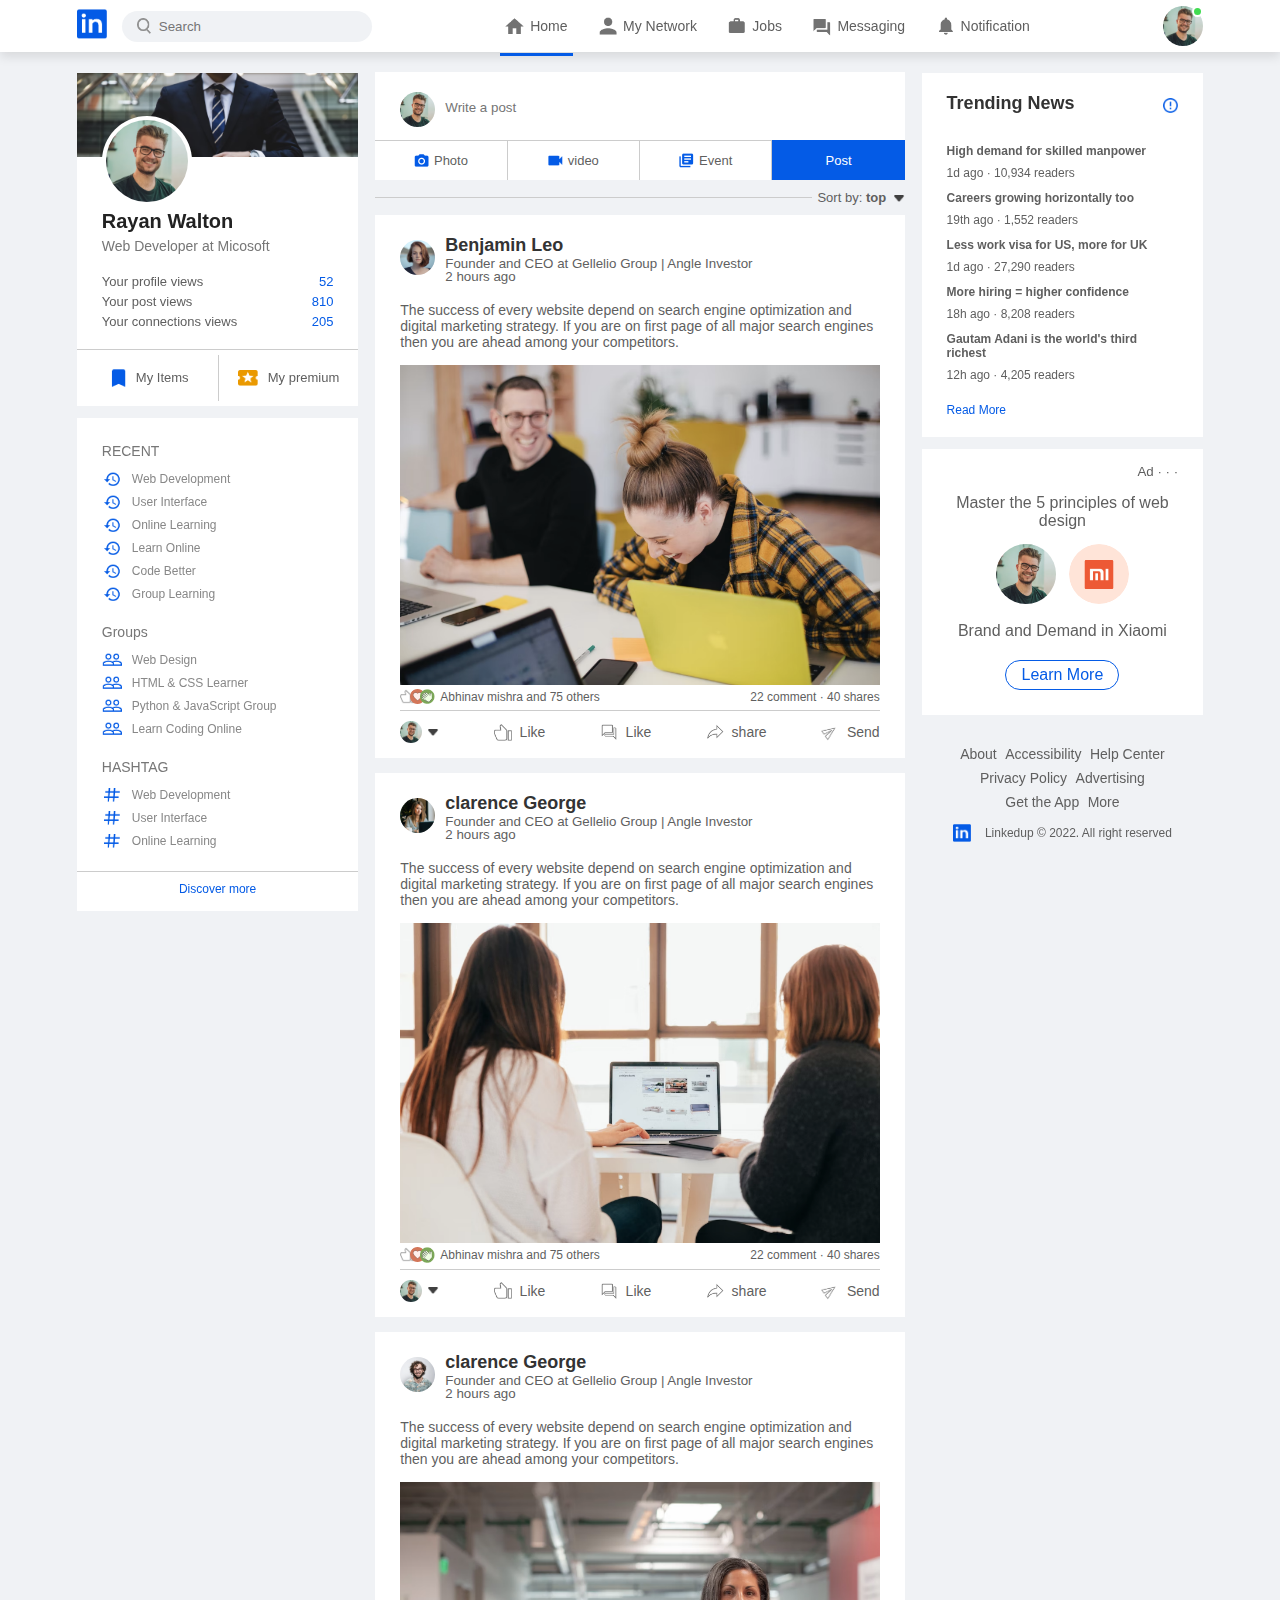
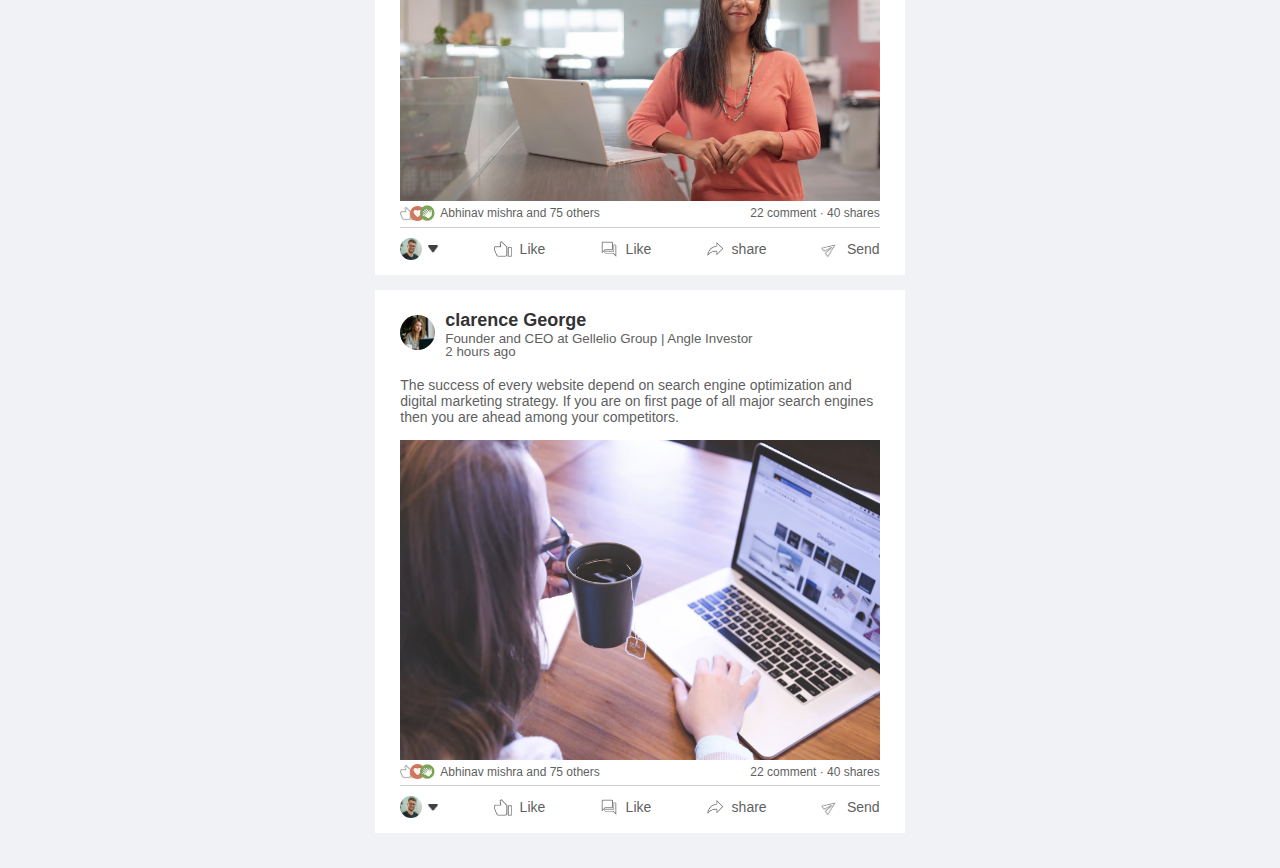
<file: index.html>
<!DOCTYPE html>
<html lang="en">
<head>
    <meta charset="UTF-8">
    <meta name="viewport" content="width=device-width, initial-scale=1.0">
    <title>Social Media Website like linkedin</title>
    <link rel="stylesheet" href="style.css">
</head>
<body>
    <header>
        <nav class="navbar">
            <div class="navbar-left">
                <a href="index.html" class="logo"><img src="images/images/logo.png" alt=""></a>

                <div class="search-box">
                    <img src="images/images/search.png">
                    <input type="text" placeholder="Search">
                </div>
            </div>
            <div class="navbar-center">
                <ul>
                    <li><a href="#" class="active-link"><img src="images/images/home.png" alt="Home"> <span>Home</span></a></li>
                    <li><a href="#"><img src="images/images/network.png" alt="Home"> <span>My Network</span></a></li>
                    <li><a href="#"><img src="images/images/jobs.png" alt="Home"> <span>Jobs</span></a></li>
                    <li><a href="#"><img src="images/images/message.png" alt="Home"> <span>Messaging</span></a></li>
                    <li><a href="#"><img src="images/images/notification.png" alt="Home"> <span>Notification</span></a></li>
                </ul>
            </div>
            <div class="navbar-right">
                <div class="online">
                    <img src="images/images/user-1.png" alt="" class="nav-profile-img" onclick="toggleMenu()">
                </div>
            </div>
            <!--------------------Profile drop down menu---------------------->
            <div class="profile-menu-wrap" id="profileMenu">
                <div class="profile-menu">
                    <div class="user-info">
                        <img src="images/images/user-1.png">
                        <div>
                            <h3>Rayan Walton</h3>
                            <a href="profile.html">See your profile</a>
                        </div>
                    </div>
                    <hr>
                    <a href="#" class="profile-menu-link">
                        <img src="images/images/feedback.png">
                        <p>Give Feedback</p>
                        <span>></span>
                    </a>
                    <a href="#" class="profile-menu-link">
                        <img src="images/images/setting.png">
                        <p>Setting & Privacy</p>
                        <span>></span>
                    </a>
                    <a href="#" class="profile-menu-link">
                        <img src="images/images/help.png">
                        <p>Help & Support</p>
                        <span>></span>
                    </a>
                    <a href="#" class="profile-menu-link">
                        <img src="images/images/display.png">
                        <p>Display & Accessibility</p>
                        <span>></span>
                    </a>
                    <a href="#" class="profile-menu-link">
                        <img src="images/images/logout.png">
                        <p>Log Out</p>
                        <span>></span>
                    </a>
                </div>
            </div>
        </nav>

    </header>
    <!---------------------------Navbar closed--------------------------->
    <div class="container">
        <!-----------------------left sidebar---------------------->
        <div class="left-sidebar">
            <div class="sidebar-profile-box">
                <img src="images/images/cover-pic.png" width="100%">
                <div class="sidebar-profile-info">
                    <img src="images/images/user-1.png" alt="">
                    <h1>Rayan Walton</h1>
                    <h3>Web Developer at Micosoft</h3>
                    <ul>
                        <li>Your profile views <span>52</span></li>
                        <li>Your post views <span>810</span></li>
                        <li>Your connections views <span>205</span></li>
                    </ul>
                </div>
                <div class="sidebar-profile-link">
                    <a href="#"><img src="images/images/items.png">My Items</a>
                    <a href="#"><img src="images/images/premium.png">My premium</a>
                </div>
            </div>
            <div class="sidebar-activity" id="sidebarActivity">
                <h3>RECENT</h3>
                <a href="#"><img src="images/images/recent.png">Web Development</a>
                <a href="#"><img src="images/images/recent.png">User Interface</a>
                <a href="#"><img src="images/images/recent.png">Online Learning</a>
                <a href="#"><img src="images/images/recent.png">Learn Online</a>
                <a href="#"><img src="images/images/recent.png">Code Better</a>
                <a href="#"><img src="images/images/recent.png">Group Learning</a>
                <h3>Groups</h3>
                <a href="#"><img src="images/images/group.png" alt="">Web Design</a>
                <a href="#"><img src="images/images/group.png" alt="">HTML & CSS Learner</a>
                <a href="#"><img src="images/images/group.png" alt="">Python & JavaScript Group</a>
                <a href="#"><img src="images/images/group.png" alt="">Learn Coding Online</a>
                <h3>HASHTAG</h3>
                <a href="#"><img src="images/images/hashtag.png" alt="">Web Development</a>
                <a href="#"><img src="images/images/hashtag.png" alt="">User Interface</a>
                <a href="#"><img src="images/images/hashtag.png" alt="">Online Learning</a>
                <div class="discover-more-link">
                    <a href="#">Discover more</a>
                </div>
            </div>
            <p id="show-more-link" onclick="toggleActivity()">Show more <b>+</b></p>
        </div>
        <!-----------------------Main content---------------------->
        <div class="main-content">
            <div class="create-post">
                <div class="create-post-input">
                    <img src="images/images/user-1.png" alt="">
                    <textarea rows="2" placeholder="Write a post"></textarea>
                </div>
                <div class="create-post-links">
                    <li><img src="images/images/photo.png">Photo</li>
                    <li><img src="images/images/video.png">video</li>
                    <li><img src="images/images/event.png">Event</li>
                    <li>Post</li>
                </div>
            </div>
            <div class="sort-by">
                <hr>
                <p>Sort by: <span>top <img src="images/images/down-arrow.png"></span></p>
            </div>
            <div class="post">
                <div class="post-author">
                    <img src="images/images/user-3.png">
                    <div>
                        <h1>Benjamin Leo</h1>
                        <small>Founder and CEO at Gellelio Group | Angle Investor</small>
                        <small>2 hours ago</small>
                    </div>
                </div>
                <p>The success of every website depend on search engine optimization and digital marketing strategy. If you are on first page of all major search engines then you are ahead among your competitors.</p>
                <img src="images/images/post-image-1.png" width="100%">
                <div class="post-states">
                    <div>
                        <img src="images/images/thumbsup.png">
                        <img src="images/images/love.png">
                        <img src="images/images/clap.png">
                        <span class="liked-user">Abhinav mishra and 75 others</span>
                    </div>
                    <div>
                        <span>22 comment &middot; 40 shares</span>
                    </div>
                </div>
                <div class="post-activity">
                    <div>
                        <img src="images/images/user-1.png" class="post-activity-user-icon">
                        <img src="images/images/down-arrow.png" class="post-activity-arrow-icon">
                    </div>
                
                    <div class="post-activity-link">
                        <img src="images/images/like.png">
                        <span>Like</span>
                    </div>
                    <div class="post-activity-link">
                        <img src="images/images/comment.png">
                        <span>Like</span>
                    </div>
                    <div class="post-activity-link">
                        <img src="images/images/share.png">
                        <span>share</span>
                    </div>
                    <div class="post-activity-link">
                        <img src="images/images/send.png">
                        <span>Send</span>
                    </div>
                </div>

            </div>
            <div class="post">
                <div class="post-author">
                    <img src="images/images/user-4.png">
                    <div>
                        <h1>clarence George</h1>
                        <small>Founder and CEO at Gellelio Group | Angle Investor</small>
                        <small>2 hours ago</small>
                    </div>
                </div>
                <p>The success of every website depend on search engine optimization and digital marketing strategy. If you are on first page of all major search engines then you are ahead among your competitors.</p>
                <img src="images/images/post-image-2.png" width="100%">
                <div class="post-states">
                    <div>
                        <img src="images/images/thumbsup.png">
                        <img src="images/images/love.png">
                        <img src="images/images/clap.png">
                        <span class="liked-user">Abhinav mishra and 75 others</span>
                    </div>
                    <div>
                        <span>22 comment &middot; 40 shares</span>
                    </div>
                </div>
                <div class="post-activity">
                    <div>
                        <img src="images/images/user-1.png" class="post-activity-user-icon">
                        <img src="images/images/down-arrow.png" class="post-activity-arrow-icon">
                    </div>
                
                    <div class="post-activity-link">
                        <img src="images/images/like.png">
                        <span>Like</span>
                    </div>
                    <div class="post-activity-link">
                        <img src="images/images/comment.png">
                        <span>Like</span>
                    </div>
                    <div class="post-activity-link">
                        <img src="images/images/share.png">
                        <span>share</span>
                    </div>
                    <div class="post-activity-link">
                        <img src="images/images/send.png">
                        <span>Send</span>
                    </div>
                </div>

            </div>
            <div class="post">
                <div class="post-author">
                    <img src="images/images/user-2.png">
                    <div>
                        <h1>clarence George</h1>
                        <small>Founder and CEO at Gellelio Group | Angle Investor</small>
                        <small>2 hours ago</small>
                    </div>
                </div>
                <p>The success of every website depend on search engine optimization and digital marketing strategy. If you are on first page of all major search engines then you are ahead among your competitors.</p>
                <img src="images/images/post-image-3.png" width="100%">
                <div class="post-states">
                    <div>
                        <img src="images/images/thumbsup.png">
                        <img src="images/images/love.png">
                        <img src="images/images/clap.png">
                        <span class="liked-user">Abhinav mishra and 75 others</span>
                    </div>
                    <div>
                        <span>22 comment &middot; 40 shares</span>
                    </div>
                </div>
                <div class="post-activity">
                    <div>
                        <img src="images/images/user-1.png" class="post-activity-user-icon">
                        <img src="images/images/down-arrow.png" class="post-activity-arrow-icon">
                    </div>
                
                    <div class="post-activity-link">
                        <img src="images/images/like.png">
                        <span>Like</span>
                    </div>
                    <div class="post-activity-link">
                        <img src="images/images/comment.png">
                        <span>Like</span>
                    </div>
                    <div class="post-activity-link">
                        <img src="images/images/share.png">
                        <span>share</span>
                    </div>
                    <div class="post-activity-link">
                        <img src="images/images/send.png">
                        <span>Send</span>
                    </div>
                </div>

            </div>
            <div class="post">
                <div class="post-author">
                    <img src="images/images/user-4.png">
                    <div>
                        <h1>clarence George</h1>
                        <small>Founder and CEO at Gellelio Group | Angle Investor</small>
                        <small>2 hours ago</small>
                    </div>
                </div>
                <p>The success of every website depend on search engine optimization and digital marketing strategy. If you are on first page of all major search engines then you are ahead among your competitors.</p>
                <img src="images/images/post-image-4.png" width="100%">
                <div class="post-states">
                    <div>
                        <img src="images/images/thumbsup.png">
                        <img src="images/images/love.png">
                        <img src="images/images/clap.png">
                        <span class="liked-user">Abhinav mishra and 75 others</span>
                    </div>
                    <div>
                        <span>22 comment &middot; 40 shares</span>
                    </div>
                </div>
                <div class="post-activity">
                    <div>
                        <img src="images/images/user-1.png" class="post-activity-user-icon">
                        <img src="images/images/down-arrow.png" class="post-activity-arrow-icon">
                    </div>
                
                    <div class="post-activity-link">
                        <img src="images/images/like.png">
                        <span>Like</span>
                    </div>
                    <div class="post-activity-link">
                        <img src="images/images/comment.png">
                        <span>Like</span>
                    </div>
                    <div class="post-activity-link">
                        <img src="images/images/share.png">
                        <span>share</span>
                    </div>
                    <div class="post-activity-link">
                        <img src="images/images/send.png">
                        <span>Send</span>
                    </div>
                </div>

            </div>
        </div>



        <!-----------------------right sidebar---------------------->
        <div class="right-sidebar">
            <div class="sidebar-news">
                <img src="images/images/more.png" class="info-icon">
                <h3>Trending News</h3>
                <a href="#">High demand for skilled manpower</a>
                <span>1d ago &middot; 10,934 readers</span>

                <a href="#">Careers growing horizontally too</a>
                <span>19th ago &middot; 1,552 readers</span>

                <a href="#">Less work visa for US, more for UK</a>
                <span>1d ago &middot; 27,290 readers</span>

                <a href="#">More hiring = higher confidence</a>
                <span>18h ago &middot; 8,208 readers</span>

                <a href="#">Gautam Adani is the world's third richest</a>
                <span>12h ago &middot; 4,205 readers</span>
                <a href="#" class="read-more-link">Read More</a>
            </div>


            <div class="sidebar-ad">
                <small>Ad  &middot; &middot; &middot;</small>
                <p>Master the 5 principles of web design</p>
                <div>
                    <img src="images/images/user-1.png" >
                    <img src="images/images/mi-logo.png" >
                </div>
                <b>Brand and Demand in Xiaomi</b>
                <a href="#" class="ad-link">Learn More</a>
            </div>

            <div class="sidebar-useful-links">
                <a href="#">About</a>
                <a href="#">Accessibility</a>
                <a href="#">Help Center</a>
                <a href="#">Privacy Policy</a>
                <a href="#">Advertising</a>
                <a href="#">Get the App</a>
                <a href="#">More</a>

                <div class="copyright-msg">
                    <img src="images/images/logo.png">
                    <p>Linkedup &#169; 2022. All right reserved</p>
                </div>
            </div>
        </div>
    </div>



    <script>

        let profileMenu = document.getElementById("profileMenu");
        function toggleMenu(){
            
            profileMenu.classList.toggle("open-menu");

        }

    </script>
    <script>
        let sidebarActivity = document.getElementById("sidebarActivity");
        let moreLink = document.getElementById("show-more-link");

        function toggleActivity(){
            sidebarActivity.classList.toggle("open-activity");
            if(sidebarActivity.classList.contains("open-activity")){
                moreLink.innerHTML = "Show less <b>-<b>";
            }else{
                moreLink.innerHTML = "Show more <b>+<b>";
            }
        }

    </script>
</body>
</html>
</file>
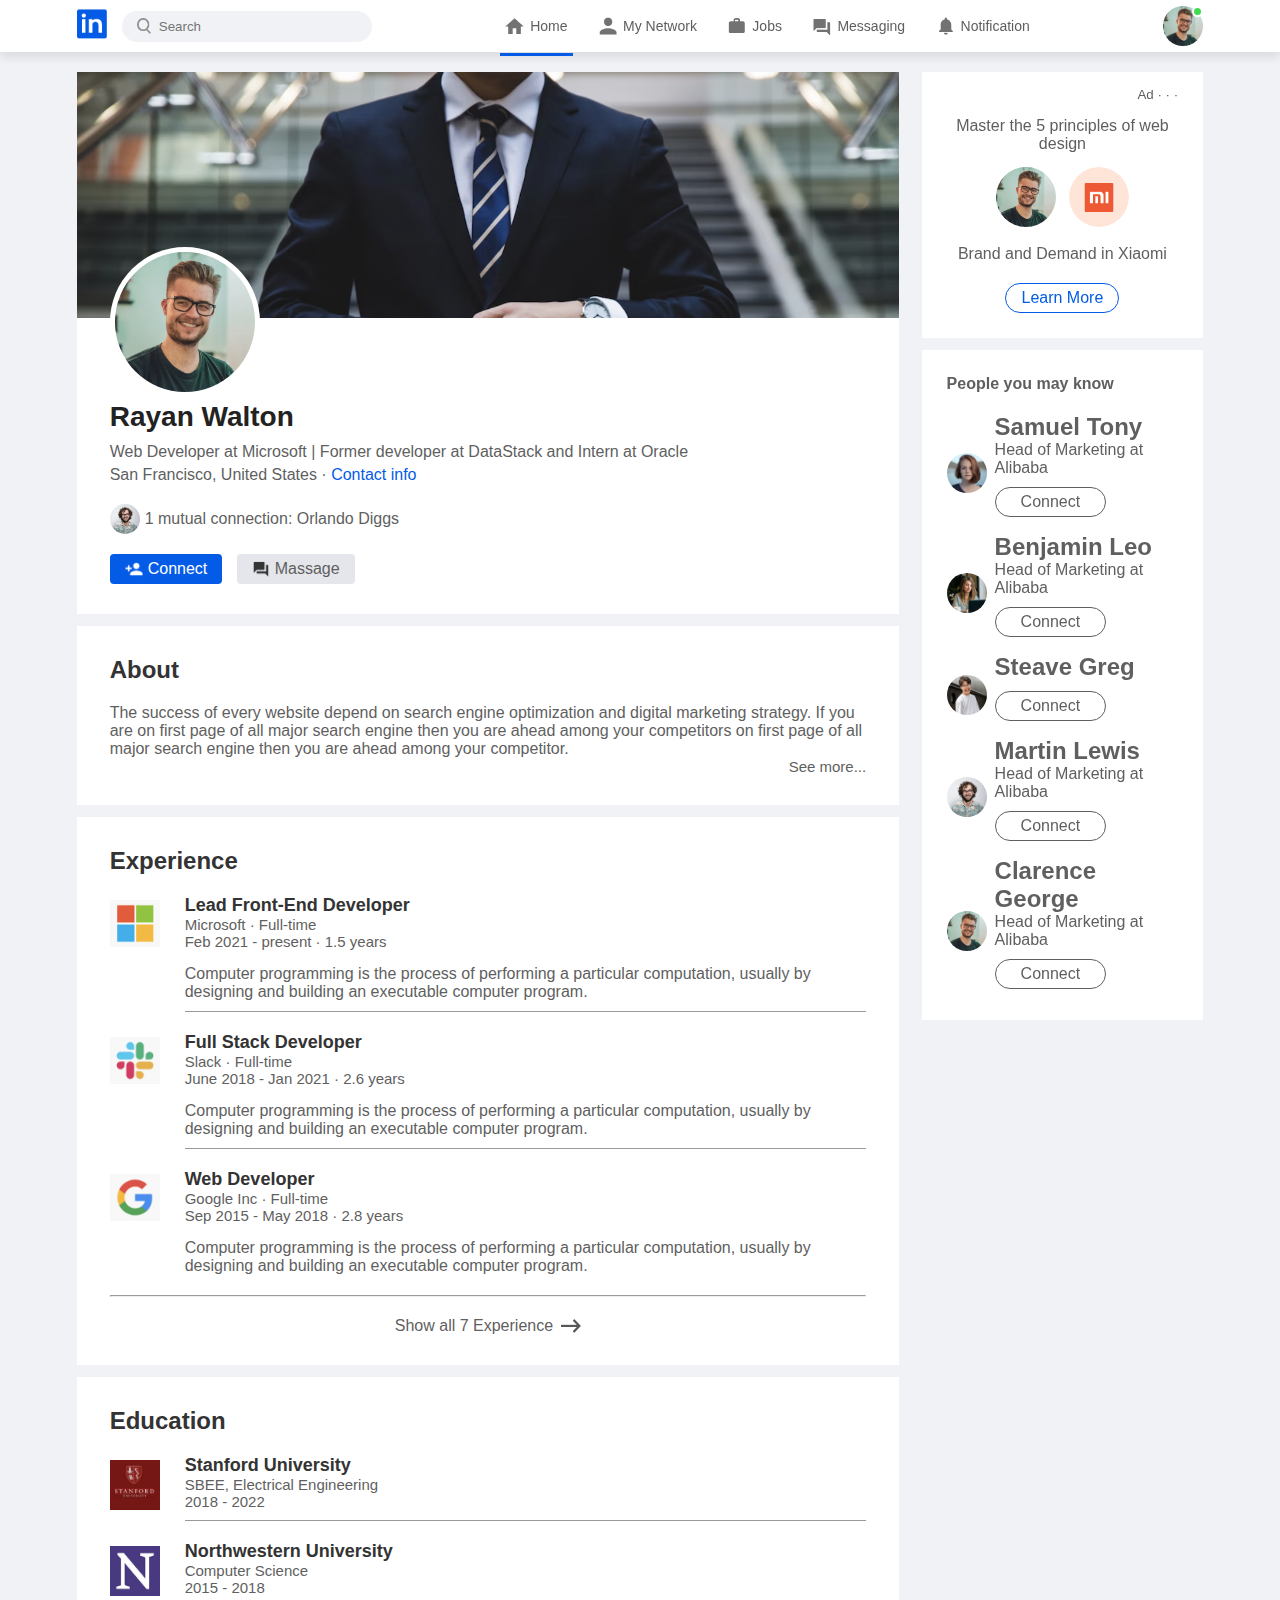
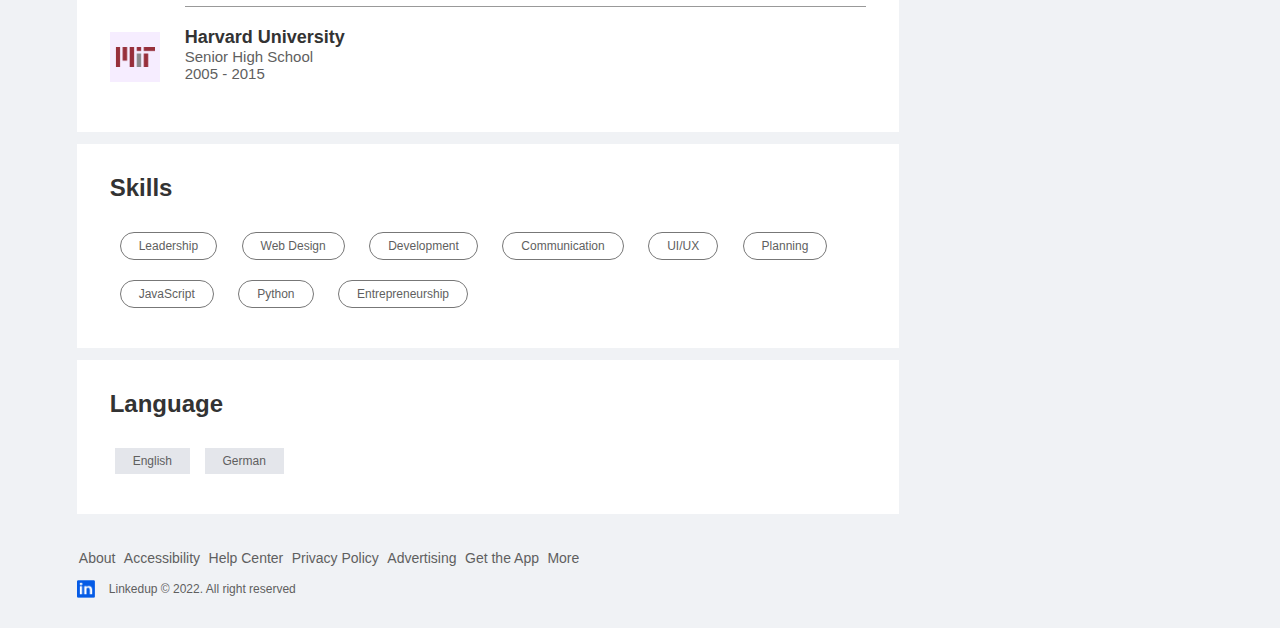
<file: profile.html>
<!DOCTYPE html>
<html lang="en">
<head>
    <meta charset="UTF-8">
    <meta name="viewport" content="width=device-width, initial-scale=1.0">
    <title>Social Media Website like linkedin</title>
    <link rel="stylesheet" href="style.css">
</head>
<body>
    <header>
        <nav class="navbar">
            <div class="navbar-left">
                <a href="index.html" class="logo"><img src="images/images/logo.png" alt=""></a>

                <div class="search-box">
                    <img src="images/images/search.png">
                    <input type="text" placeholder="Search">
                </div>
            </div>
            <div class="navbar-center">
                <ul>
                    <li><a href="#" class="active-link"><img src="images/images/home.png" alt="Home"> <span>Home</span></a></li>
                    <li><a href="#"><img src="images/images/network.png" alt="Home"> <span>My Network</span></a></li>
                    <li><a href="#"><img src="images/images/jobs.png" alt="Home"> <span>Jobs</span></a></li>
                    <li><a href="#"><img src="images/images/message.png" alt="Home"> <span>Messaging</span></a></li>
                    <li><a href="#"><img src="images/images/notification.png" alt="Home"> <span>Notification</span></a></li>
                </ul>
            </div>
            <div class="navbar-right">
                <div class="online">
                    <img src="images/images/user-1.png" alt="" class="nav-profile-img" onclick="toggleMenu()">
                </div>
            </div>
            <!--------------------Profile drop down menu---------------------->
            <div class="profile-menu-wrap" id="profileMenu">
                <div class="profile-menu">
                    <div class="user-info">
                        <img src="images/images/user-1.png">
                        <div>
                            <h3>Rayan Walton</h3>
                            <a href="profile.html">See your profile</a>
                        </div>
                    </div>
                    <hr>
                    <a href="#" class="profile-menu-link">
                        <img src="images/images/feedback.png">
                        <p>Give Feedback</p>
                        <span>></span>
                    </a>
                    <a href="#" class="profile-menu-link">
                        <img src="images/images/setting.png">
                        <p>Setting & Privacy</p>
                        <span>></span>
                    </a>
                    <a href="#" class="profile-menu-link">
                        <img src="images/images/help.png">
                        <p>Help & Support</p>
                        <span>></span>
                    </a>
                    <a href="#" class="profile-menu-link">
                        <img src="images/images/display.png">
                        <p>Display & Accessibility</p>
                        <span>></span>
                    </a>
                    <a href="#" class="profile-menu-link">
                        <img src="images/images/logout.png">
                        <p>Log Out</p>
                        <span>></span>
                    </a>
                </div>
            </div>
        </nav>

    </header>
    <!---------------------------Navbar closed--------------------------->
    <div class="container">
        <div class="profile-main">

            <div class="profile-container">
                <img src="images/images/cover-pic.png" width="100%">
                <div class="profile-container-inner">
                    <img src="images/images/user-1.png" class="profile-pic">
                    <h1>Rayan Walton</h1>
                    <b>Web Developer at Microsoft | Former developer at DataStack and Intern at Oracle</b>
                    <p>San Francisco, United States &middot; <a href="#"> Contact info</a></p>

                    <div class="mutual-connection">
                        <img src="images/images/user-2.png">
                        <span>1 mutual connection: Orlando Diggs</span>
                    </div>
                    <div class="profile-btn">
                        <a href="#" class="primary-btn"><img src="images/images/connect.png" >Connect</a>
                        <a href="#" class="secondary-btn"><img src="images/images/chat.png" >Massage</a>
                    </div>
                </div>
            </div>

            <div class="profile-description">
                <h2>About</h2>
                <p>The success of every website depend on search engine optimization and digital marketing strategy. If you are on first page of all major search engine then you are ahead among your competitors on first page of all major search engine then you are ahead among your competitor.</p>
                <a href="#" class="see-more-link">See more...</a>
            </div>

            <div class="profile-description">
                <h2>Experience</h2>
                <div class="profile-desc-row">
                    <img src="images/images/microsoft.png">
                    <div>
                        <h3>Lead Front-End Developer</h3>
                        <b>Microsoft &middot; Full-time</b>
                        <b>Feb 2021 - present &middot; 1.5 years</b>
                        <p>Computer programming is the process of performing a particular computation, usually by designing and building an executable computer program.</p>
                        <hr>
                    </div>
                </div>
                <div class="profile-desc-row">
                    <img src="images/images/slack.png">
                    <div>
                        <h3>Full Stack Developer</h3>
                        <b>Slack &middot; Full-time</b>
                        <b>June 2018 - Jan 2021 &middot; 2.6 years</b>
                        <p>Computer programming is the process of performing a particular computation, usually by designing and building an executable computer program.</p>
                        <hr>
                    </div>
                </div>
                <div class="profile-desc-row">
                    <img src="images/images/google.png">
                    <div>
                        <h3>Web Developer</h3>
                        <b>Google Inc &middot; Full-time</b>
                        <b>Sep 2015 - May 2018 &middot; 2.8 years</b>
                        <p>Computer programming is the process of performing a particular computation, usually by designing and building an executable computer program.</p>
                    </div>
                </div>
                <hr>
                <a href="#" class="experience-link">Show all 7 Experience <img src="images/images/right-arrow.png" ></a>
            </div>
            <div class="profile-description">
                <h2>Education</h2>
                <div class="profile-desc-row">
                    <img src="images/images/stanford.png" alt="">
                    <div>
                        <h3>Stanford University</h3>
                        <b>SBEE, Electrical Engineering</b>
                        <b>2018 - 2022</b>
                        <hr>
                    </div>
                </div>
                <div class="profile-desc-row">
                    <img src="images/images/north.png" alt="">
                    <div>
                        <h3>Northwestern University</h3>
                        <b>Computer Science</b>
                        <b>2015 - 2018</b>
                        <hr>
                    </div>
                </div>
                <div class="profile-desc-row">
                    <img src="images/images/mit.png" alt="">
                    <div>
                        <h3>Harvard University</h3>
                        <b>Senior High School</b>
                        <b>2005 - 2015</b>
                    </div>
                </div>
            </div>
            <div class="profile-description">
                <h2>Skills</h2>
                <a href="#" class="skill-btn">Leadership</a>
                <a href="#" class="skill-btn">Web Design</a>
                <a href="#" class="skill-btn">Development</a>
                <a href="#" class="skill-btn">Communication</a>
                <a href="#" class="skill-btn">UI/UX</a>
                <a href="#" class="skill-btn">Planning</a>
                <a href="#" class="skill-btn">JavaScript</a>
                <a href="#" class="skill-btn">Python</a>
                <a href="#" class="skill-btn">Entrepreneurship</a>
            </div>
            <div class="profile-description">
                <h2>Language</h2>
                <a href="#" class="language-btn">English</a>
                <a href="#" class="language-btn">German</a>
            </div>



        </div>

        <!-- ---------------profile sidebar------------------- -->
        <div class="profile-sidebar">

                <div class="sidebar-ad">
                    <small>Ad  &middot; &middot; &middot;</small>
                    <p>Master the 5 principles of web design</p>
                    <div>
                        <img src="images/images/user-1.png" >
                        <img src="images/images/mi-logo.png" >
                    </div>
                    <b>Brand and Demand in Xiaomi</b>
                    <a href="#" class="ad-link">Learn More</a>
                </div>
                <div class="sidebar-people">
                    <h3>People you may know</h3>
                    <div class="sidebar-people-row">
                        <img src="images/images/user-3.png">
                        <div>
                            <h2>Samuel Tony</h2>
                            <p>Head of Marketing at Alibaba</p>
                            <a href="#">Connect</a>
                        </div>
                    </div>
                    <div class="sidebar-people-row">
                        <img src="images/images/user-4.png">
                        <div>
                            <h2>Benjamin Leo</h2>
                            <p>Head of Marketing at Alibaba</p>
                            <a href="#">Connect</a>
                        </div>
                    </div>
                    <div class="sidebar-people-row">
                        <img src="images/images/user-5.png">
                        <div>
                            <h2>Steave Greg</h2>
                            <p></p>
                            <a href="#">Connect</a>
                        </div>
                    </div>
                    <div class="sidebar-people-row">
                        <img src="images/images/user-2.png">
                        <div>
                            <h2>Martin Lewis</h2>
                            <p>Head of Marketing at Alibaba</p>
                            <a href="#">Connect</a>
                        </div>
                    </div>
                    <div class="sidebar-people-row">
                        <img src="images/images/user-1.png">
                        <div>
                            <h2>Clarence George</h2>
                            <p>Head of Marketing at Alibaba</p>
                            <a href="#">Connect</a>
                        </div>
                    </div>
                </div>

            
        </div>
    </div>


    <div class="profile-footer">
        <div class="sidebar-useful-links">
            <a href="#">About</a>
            <a href="#">Accessibility</a>
            <a href="#">Help Center</a>
            <a href="#">Privacy Policy</a>
            <a href="#">Advertising</a>
            <a href="#">Get the App</a>
            <a href="#">More</a>

            <div class="copyright-msg">
                <img src="images/images/logo.png" alt="">
                <p>Linkedup &#169; 2022. All right reserved</p>
            </div>
        </div>
    </div>


    <script>

        let profileMenu = document.getElementById("profileMenu");
        function toggleMenu(){
            
            profileMenu.classList.toggle("open-menu");

        }

    </script>
</body>
</html>
</file>
<file: style.css>
*{
    margin: 0;
    padding: 0;
    font-family: 'Poppins', sans-serif;
    box-sizing: border-box;
}
body{
    background-color: #f0f2f5;
    color: #5f5f5f;
}
a{
    text-decoration: none;
    color: #5f5f5f;
}


.navbar{
    display: flex;
    align-items: center;
    justify-content: space-between;
    background-color: #ffffff;
    padding: 6px 6%;
    position: sticky;
    top: 0;
    z-index: 100;
    box-shadow: 0 5px 10px rgba(0, 0, 0, 0.1);
}
.logo img{
    width: 30px;
    margin-right: 15px;
    /* display: block; */
}
.navbar-center ul li{
    display: inline-flex;
    list-style: none;
}
.navbar-center ul li a{
    display: flex;
    align-items: center;
    font-size: 14px;
    margin: 5px 8px;
    padding-right: 5px;
    position: relative;
}
.navbar-center ul li a img{
    width: 30px;
}
.navbar-center ul li a::after{
    content: '';
    width: 0;
    height: 3px;
    background-color: #045be6;
    position: absolute;
    bottom: -15px;
    transition: width 0.3s;
}
.navbar-center ul li a:hover::after,
.navbar-center ul li a.active-link::after
{
    width: 100%;

}
.nav-profile-img{
    width: 40px;
    border-radius: 50%;
    display: block;
    cursor: pointer;
    /* position: relative; */
}
.online{
    position: relative;
}
.online::after{
    content: "";
    width: 7px;
    height: 7px;
    border: 2px solid #fff;
    border-radius: 50%;
    background-color: #41db51;
    position: absolute;
    top: 0;
    right: 0;
}
.search-box{
    background-color: #f0f2f5;
    width: 250px;
    border-radius: 20px;
    display: flex;
    align-items: center;
    padding: 0 15px;
}
.navbar-left{
    display: flex;
    align-items: center;
}
.search-box img{
    width: 14px;
}
.search-box input{
    width: 100%;
    background-color: transparent;
    padding: 8px;
    border: none;
}

/* --------------------NavBar End -------------------------*/

.container{
    padding: 20px 6%;
    display: flex;
    flex-wrap: wrap;
    justify-content: space-between;
}

/*          left sidebar         */

.left-sidebar{
    flex-basis: 25%;
    align-self: flex-start;
    position: sticky;
    top: 73px;
}

.sidebar-profile-box{
    background-color: #fff;
}
.sidebar-profile-info{
    padding: 0 25px;
}
.sidebar-profile-info img{
    width: 90px;
    border-radius: 50%;
    background-color: #fff;
    padding: 4px;
    margin-top: -45px;
}
.sidebar-profile-info h1{
    margin-bottom: 5px;
    font-size: 20px;
    font-weight: 600;
    color: #222;
}
.sidebar-profile-info h3{
    font-size: 14px;
    font-weight: 500;
    color: #777;
}
.sidebar-profile-info ul{
    list-style: none;
    margin: 20px 0;
}
.sidebar-profile-info ul li{
    width: 100%;
    margin: 5px 0;
    font-size: 13px;
}
.sidebar-profile-info ul li span{
    float: right;
    color: #045be6;
}

.sidebar-profile-link{
    display: flex;
    align-items: center;
    border-top: 1px solid #ccc;
}
.sidebar-profile-link a{
    flex-basis: 50%;
    display: flex;
    align-items: center;
    justify-content: center;
    padding: 15px 0;
    font-size: 13px;
    border-left: 1px solid #ccc;
}
.sidebar-profile-link a:first-child{
    border-left: 0;
}
.sidebar-profile-link a img{
    width: 20px;
    margin-right: 10px;
}
.sidebar-activity{
    background: #fff;
    padding: 5px 25px;
    margin: 12px 0;
}
.sidebar-activity h3{
    color: #777;
    font-size: 14px;
    font-weight: 500;
    margin: 20px 0 10px;
}
.sidebar-activity a{
    display: flex;
    align-items: center;
    font-size: 12px;
    font-weight: 500;
    color: #888;
    margin: 3px 0;
}
.sidebar-activity a img{
    width: 20px;
    margin-right: 10px;
}
.discover-more-link{
    border-top: 1px solid #ccc;
    text-align: center;
    margin-top: 20px;
    margin-left: -25px;
    margin-right: -25px;
}
.discover-more-link a{
    color: #045be6;
    display: inline-block;
    margin: 10px 0;
}






/*          right sidebar         */

.right-sidebar{
    flex-basis: 25%;
    align-self: flex-start;
    position: sticky;
    top: 73px;
}
.sidebar-news{
    background-color: #fff;
    padding: 10px 25px;
}
.info-icon{
    width: 15px;
    float: right;
    margin-top: 15px;
}
.sidebar-news h3{
    font-size: 18px;
    font-weight: 600;
    color: #333;
    margin: 10px 0 30px;
}
.sidebar-news a{
    display: block;
    font-size: 12px;
    font-weight: 600;
    margin-top: 10px;
    margin-bottom: 5px;
}
.sidebar-news span{
    font-size: 12px;
}
.sidebar-news .read-more-link{
    color: #045be6;
    font-weight: 500;
    margin: 20px 0 10px;
}
.sidebar-ad{
    background-color: #fff;
    padding: 15px 25px;
    text-align: center;
    margin: 12px 0;
    font-size: 12px 0;
}
.sidebar-ad img{
    width: 60px;
    border-radius: 50%;
    margin: 4px;
}
.sidebar-ad small{
    float: right;
    font-weight: 500;
}
.sidebar-ad p{
    margin-top: 30px;
    margin-bottom: 10px;
}
.sidebar-ad b{
    display: block;
    font-weight: 500;
    margin-top: 10px;
}
.ad-link{
    display: inline-block;
    border: 1px solid #045be6;
    border-radius: 30px;
    padding: 5px 15px;
    color: #045be6;
    font-weight: 500;
    margin: 20px auto 10px;
}
.sidebar-useful-links{
    padding: 15px 25px;
    text-align: center;
}
.sidebar-useful-links a{
    display: inline-block;
    font-size: 14px;
    margin: 4px 2px;
}
.copyright-msg{
    display: flex;
    align-items: center;
    justify-content: center;
    font-size: 12px;
    margin-top: 10px;
    font-weight: 500;
}
.copyright-msg img{
    width: 18px;
    margin-right: 14px;
}













/*          Main Content         */
.main-content{
    flex-basis: 47%;
}
.create-post{
    background-color: #fff;
}
.create-post-input{
    padding: 20px 25px 10px;
    display: flex;
    align-items: flex-start;
}
.create-post-input img{
    width: 35px;
    border-radius: 50%;
    margin-right: 10px;
}
.create-post-input textarea{
    width: 100%;
    border: 0;
    outline: 0;
    resize: none;
    background-color: transparent;
    margin-top: 8px;
}
::placeholder{
    font-weight: 500;
}
.create-post-links{
    display: flex;
    align-items: flex-start;
}
.create-post-links li{
    list-style: none;
    border-top: 1px solid #ccc;
    border-right: 1px solid #ccc;
    flex-basis: 25%;
    height: 40px;
    font-size: 13px;
    display: flex;
    align-items: center;
    justify-content: center;
    cursor: pointer;
}
.create-post-links li img{
    width: 15px;
    margin-right: 5px;
}
.create-post-links li:last-child{
    background-color: #045be6;
    color: #fff;
    border-top: 0;
    border-right: 0;
}

.sort-by{
    display: flex;
    align-items: center;
    margin: 10px 0;
}
.sort-by hr{
    flex: 1;
    border: 0;
    height: 1px;
    background: #ccc;
}
.sort-by p{
    font-size: 13px;
    padding-left: 5px;

}
.sort-by p span{
    font-weight: 600;
    cursor: pointer;
}
.sort-by p span img{
    width: 12px;
    margin-left: 3px;
}
.post{
    background-color: #fff;
    padding: 20px 25px 5px;
    margin: 5px 0px 15px;
}
.post-author{
    display: flex;
    align-items: flex-start;
    margin-bottom: 20px;
}
.post-author img{
    width: 35px;
    border-radius: 50%;
    margin-right: 10px;
    margin-top: 5px;
}
.post-author h1{
    font-size: 18px;
    font-weight: 600;
    color: #333;
}
.post-author small{
    display: block;
    margin-bottom: -2px ;
}
.post p{
    font-size: 14px;
    margin-bottom: 15px;
}
.post-states{
    display: flex;
    flex-wrap: wrap;
    align-items: center;
    justify-content: space-between;
    font-size: 12px;
    border-bottom: 1px solid #ccc;
    padding-bottom: 6px;
}
.post-states div{
    display: flex;
    align-items: center;
}
.post-states img{
    width: 15px;
    margin-right: -5px;
}
.liked-user{
    margin-left: 10px;
}
.post-activity{
    display: flex;
    align-items: center;
    justify-content: space-between;
    padding: 10px 0;
    font-size: 14px;
    font-weight: 500;
}
.post-activity div{
    display: flex;
    align-items: center;
}
.post-activity-user-icon{
    width: 22px;
    border-radius: 50%;
}
.post-activity-arrow-icon{
    width: 12px;
    margin-left: 5px;
}
.post-activity-link img{
    width: 18px;
    margin-right: 8px;
}




/*-----------------------profile dropdown menu----------------------*/

.profile-menu-wrap{
    position: absolute;
    top: 100%;
    right: 5%;
    width: 320px;
    max-height: 0;
    overflow: hidden;
    transition: max-height 0.5s;
}
.profile-menu-wrap.open-menu{
    max-height: 400px;
}
.profile-menu{
    background-color: #222222;
    color: #fff;
    padding: 20px;
    margin: 10px;
}
.user-info{
    display: flex;
    align-items: center;
}
.user-info img{
    width: 50px;
    border-radius: 50%;
    margin-right: 15px;
}
.user-info h3{
    font-weight: 500;

}
.user-info a{
    color: #c9dbf8;
    font-size: 13px;
}
.profile-menu hr{
    border: 0;
    height: 1px;
    width: 100%;
    background-color: #fff;
    margin: 15px 0 10px;
}
.profile-menu-link{
    display: flex;
    align-items: center;
    color: #fff;
    margin: 12px 0;
    font-size: 14px;
}
.profile-menu-link p{
    width: 100%;
}
.profile-menu-link img{
    width: 35px;
    border-radius: 50%;
    margin-right: 15px;
}



/* ------------------------------profile page ----------------- */

.profile-main{
    flex-basis: 73%;
}
.profile-sidebar{
    flex-basis: 25%;
    align-self: flex-start;
    position: sticky;
    top: 30px;
}
.profile-container{
    background-color: #fff;
}
.profile-container-inner{
    padding: 0 4% 10px;
}
.profile-pic{
    width: 150px;
    border-radius: 50%;
    margin-top: -75px;
    padding: 5px;
    background-color: #fff;
}
.profile-container h1{
    font-size: 28px;
    font-weight: 600;
    margin-bottom: 10px;
    color: #222;
}
.profile-container b{
    font-weight: 500;
}
.profile-container p{
    margin-top: 5px;
}
.profile-container p a{
    color: #045be6;
    font-weight: 500;
}
.mutual-connection{
    display: flex;
    align-items: center;
    margin: 20px 0;
}
.mutual-connection img{
    width: 30px;
    border-radius: 50%;
    margin-right: 5px;
}
.profile-btn{
    margin: 20px 0;
}
.profile-btn a{
    display: inline-flex;
    align-items: center;
    background-color: #e4e6eb;
    padding: 6px 15px;
    border-radius: 4px;
    margin-right: 10px;
}
.profile-btn a img{
    width: 18px;
    margin-right: 5px;
}
.profile-btn .primary-btn{
    background-color: #045be6;
    color: #fff;
}
.profile-description{
    background-color: #fff;
    padding: 20px 4% 30px;
    margin: 12px 0;
}
.profile-description h2{
    color: #333;
    margin: 10px 0 20px;
    font-weight: 600;
}
.see-more-link{
    display: block;
    text-align: right;
    font-size: 15px;
}

.profile-desc-row{
    display: flex;
    align-items: flex-start;
    margin: 20px 0;
}
.profile-desc-row img{
    width: 50px;
    margin-right: 25px;
    margin-top: 5px;
}
.profile-desc-row div{
    width: 100%;
}
.profile-desc-row h3{
    font-size: 18px;
    font-weight: 600;
    color: #333;
}
.profile-desc-row b{
    display: block;
    font-weight: 500;
    font-size: 15px;
}
.profile-desc-row p{
    margin-top: 15px;
}
.profile-desc-row hr{
    border: 0;
    border-bottom: 1px solid #999;
    margin-top: 10px;
}
.experience-link{
    display: flex;
    align-items: center;
    justify-content: center;
    padding-top: 20px;
    font-weight: 500;
}
.experience-link img{
    width: 20px;
    margin-left: 8px;
}
.skill-btn{
    display: inline-block;
    margin: 10px;
    padding: 6px 18px;
    border: 1px solid #777;
    border-radius: 30px;
    font-size: 12px;
    font-weight: 500;
}
.language-btn{
    display: inline-block;
    margin: 10px 5px;
    padding: 6px 18px;
    background-color: #e4e6eb;
    font-size: 12px;
    font-weight: 500;
}

/* ------------profile-right-sidebar----------- */
.profile-sidebar .sidebar-ad{
    margin: 0;
}
.sidebar-people{
    background-color: #fff;
    padding: 15px 25px;
    margin: 12px 0;
    font-size: 12px;
}
.sidebar-people h3{
    font-size: 16px;
    font-weight: 600;
    margin: 10px 0 20px;
}
.sidebar-people-row{
    display: flex;
    align-items: center;
    margin: 6px 0;
}
.sidebar-people-row img{
    width: 40px;
    border-radius: 50%;
    margin-right: 8px;
    margin-top: 5px;
}
.sidebar-people-row{
    font-size: 16px;
    font-weight: 500;
}
.sidebar-people-row a{
    display: inline-block;
    margin: 10px 0;
    padding: 5px 25px;
    border: 1px solid #5f5f5f;
    border-radius: 30px;
    font-weight: 500;
}

.profile-footer{
    padding: 0 6% 30px;

}
.profile-footer .sidebar-useful-links{
    text-align-last: left;
    padding: 0;
}
.profile-footer .copyright-msg{
    justify-content: flex-start;
}
#show-more-link{
    display: none;
}

/* ------------------Media Query for small screen------------- */
@media only screen and (max-width: 600px){
    .search-box{
        background-color: transparent;
        width: auto;
        padding: 0;
    }
    .search-box input{
        width: 0;
        padding: 0;
    }
    .navbar-center ul li a span{
        display: none;
    }
    .navbar-center ul li a{
        padding-right: 0;
        margin: 5px;
    }
    .nav-profile-img{
        width: 30px;
    }
    .container{
        padding: 15px 3%;
    }
    .left-sidebar , .right-sidebar{
        flex-basis: 100%;
        position: relative;
        top: unset;
    }
    .main-content{
        flex-basis: 100%;
    }
    .post-states div{
        margin: 2px 0;
    }
    .post-activity-link span{
        display: none;
    }
    .post-activity-link img{
        margin-right: 0;
    }
    .profile-main, .profile-sidebar{
        flex-basis: 100%;
    }
    .profile-container{
        font-size: 14px;
    }
    .profile-pic{
        width: 100px;
        margin-top: -50px;
    }
    .profile-description{
        font-size: 14px;
    }
    #show-more-link{
        display: block;
        width: fit-content;
        margin: 10px auto;
        font-size: 14px;
        cursor: pointer;
    }
    .sidebar-activity{
        display: none;
    }
    .sidebar-activity.open-activity{
        display: block;
    }
}
</file>
